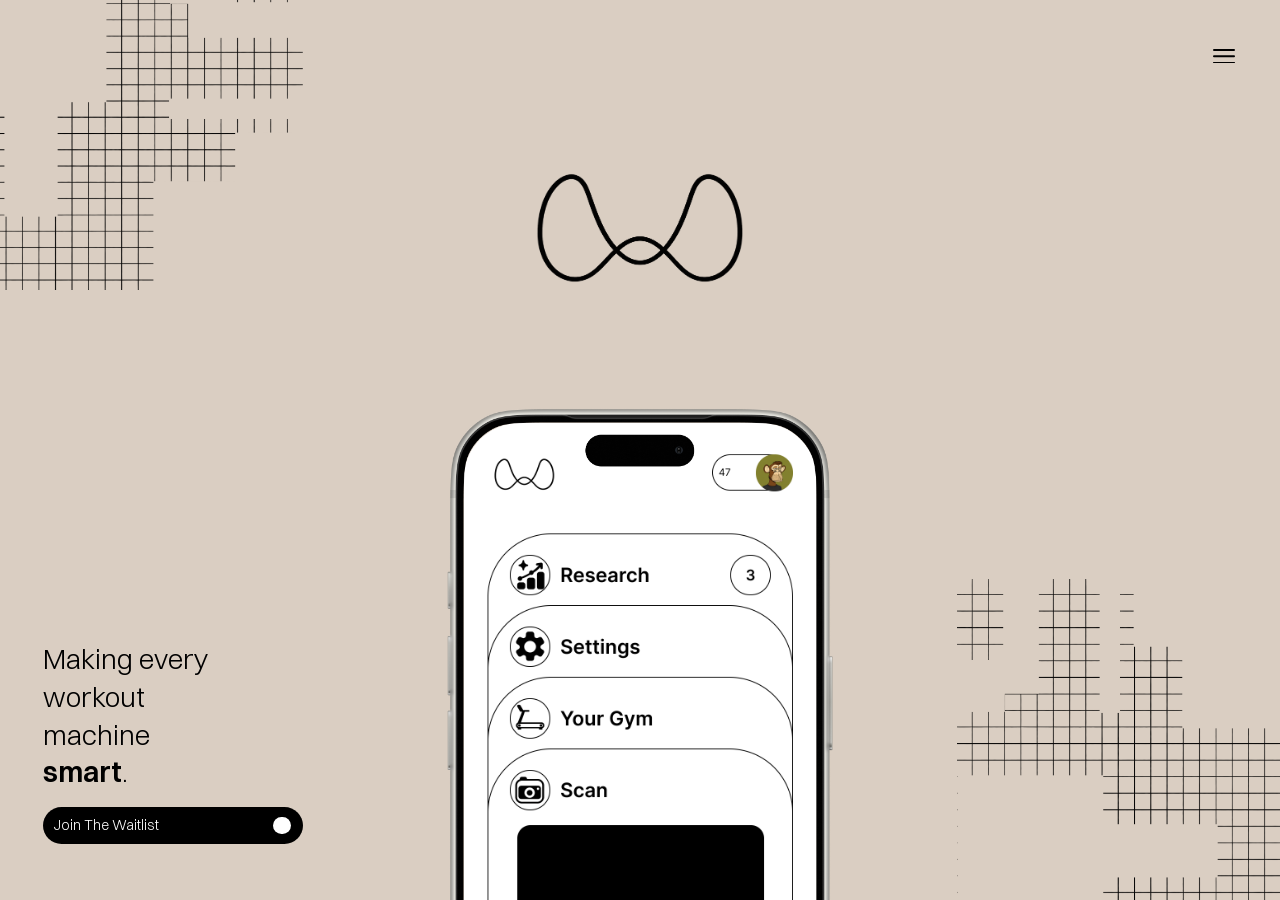
<file: index.html>
<!DOCTYPE html>
<html lang="en">
<head>
<meta charset="utf-8">
<meta name="viewport" content="width=device-width, initial-scale=1, viewport-fit=cover">
<title>GymAI — Making every workout machine smart.</title>
<meta name="description" content="GymAI is making every workout machine smart. Join the waitlist.">
<meta name="theme-color" content="#dacec2">

<meta property="og:title" content="GymAI">
<meta property="og:description" content="Making every workout machine smart.">
<meta property="og:type" content="website">

<link rel="icon" href="Assets/gymai_logo_transparent_v02_8.17.2026.PNG">
<link rel="preload" href="Fonts/Switzer-Light.ttf" as="font" type="font/ttf" crossorigin>
<link rel="preload" href="Fonts/Switzer-Semibold.ttf" as="font" type="font/ttf" crossorigin>
<link rel="stylesheet" href="styles.css">
</head>
<body>

  <main class="stage">

    <!-- Corner grid motifs. Bottom layer, so on mobile the phone tucks in front
         of the bottom-right one rather than being drawn over. Top-left is the
         same asset rotated 90deg clockwise. -->
    <img class="squares squares-tl" src="Assets/squares.png" alt="" aria-hidden="true">
    <img class="squares squares-br" src="Assets/squares.png" alt="" aria-hidden="true">

    <!-- Logo — desktop: 288px @ y119, centered · mobile: 204px @ y102, centered -->
    <img class="logo"
         src="Assets/gymai_logo_transparent_v02_8.17.2026.PNG"
         alt="GymAI">

    <!-- Phone mockup. The PNG has a transparent screen aperture; .phone-screen sits
         behind it and is where the product video goes. -->
    <div class="phone">
      <div class="phone-screen">
        <!-- App homescreen. The source is 1720x3728 (0.4614) against a 0.4600
             aperture, so `cover` fills it with a sub-pixel crop at any size. -->
        <img class="phone-shot"
             src="Assets/GymAI%20Homescreen%20v2.png"
             alt="The GymAI app homescreen: Research, Settings, Your Gym and Scan.">

        <!-- PRODUCT VIDEO — drop the file in Assets/, uncomment, and delete the
             .phone-shot image above.
        <video class="phone-video"
               autoplay muted loop playsinline
               preload="metadata"
               poster="Assets/product-poster.jpg">
          <source src="Assets/product.webm" type="video/webm">
          <source src="Assets/product.mp4"  type="video/mp4">
        </video>
        -->
      </div>
      <img class="phone-frame"
           src="Assets/iPhone%2017%20Pro%20Silver%20(2).png"
           alt=""
           aria-hidden="true">
    </div>

    <!-- Copy + CTA. Desktop: bottom-left, 32px. Mobile: tagline centered under the
         logo at 16px, CTA pinned to the bottom-left. -->
    <p class="tagline">Making every workout machine <strong>smart</strong>.</p>

    <a class="cta" href="waitlist.html">
      <span class="cta-label">Join The Waitlist</span>
      <span class="cta-dot" aria-hidden="true"></span>
    </a>

  </main>

  <script src="nav.js"></script>

</body>
</html>
</file>
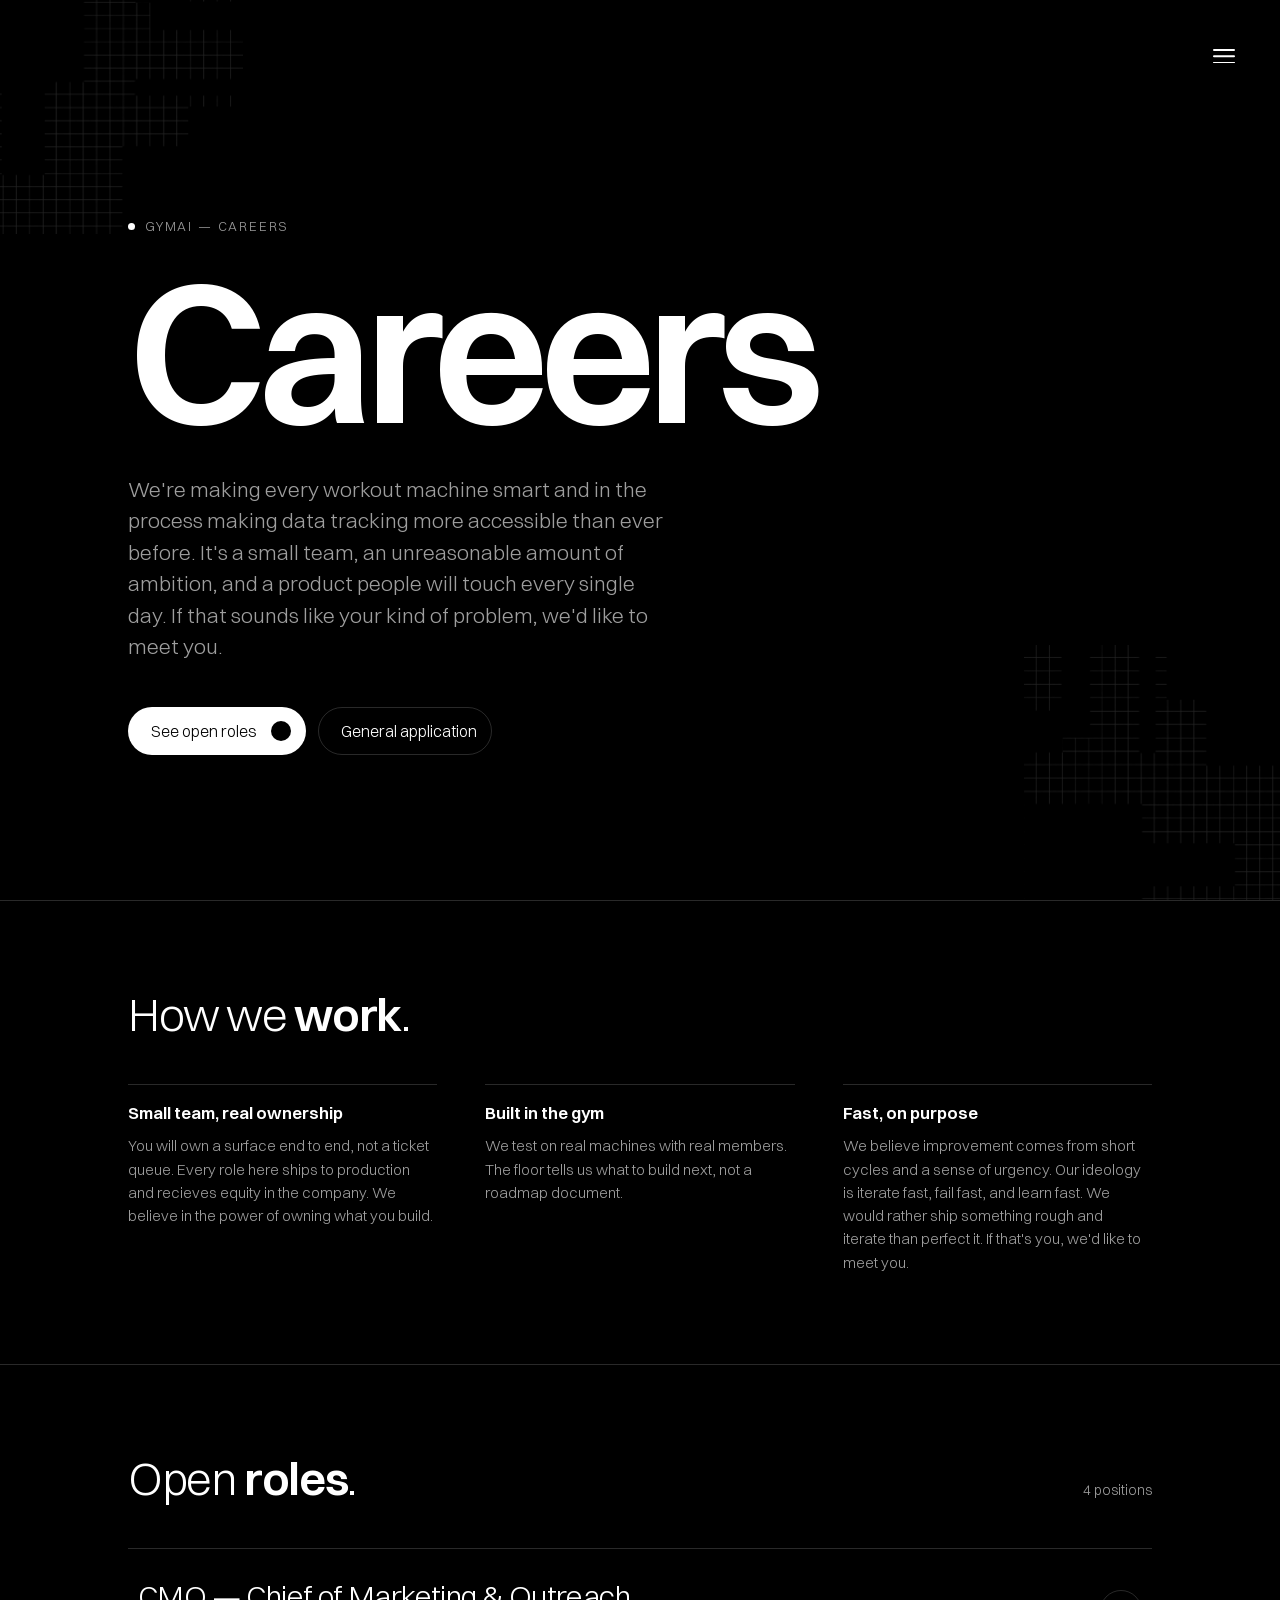
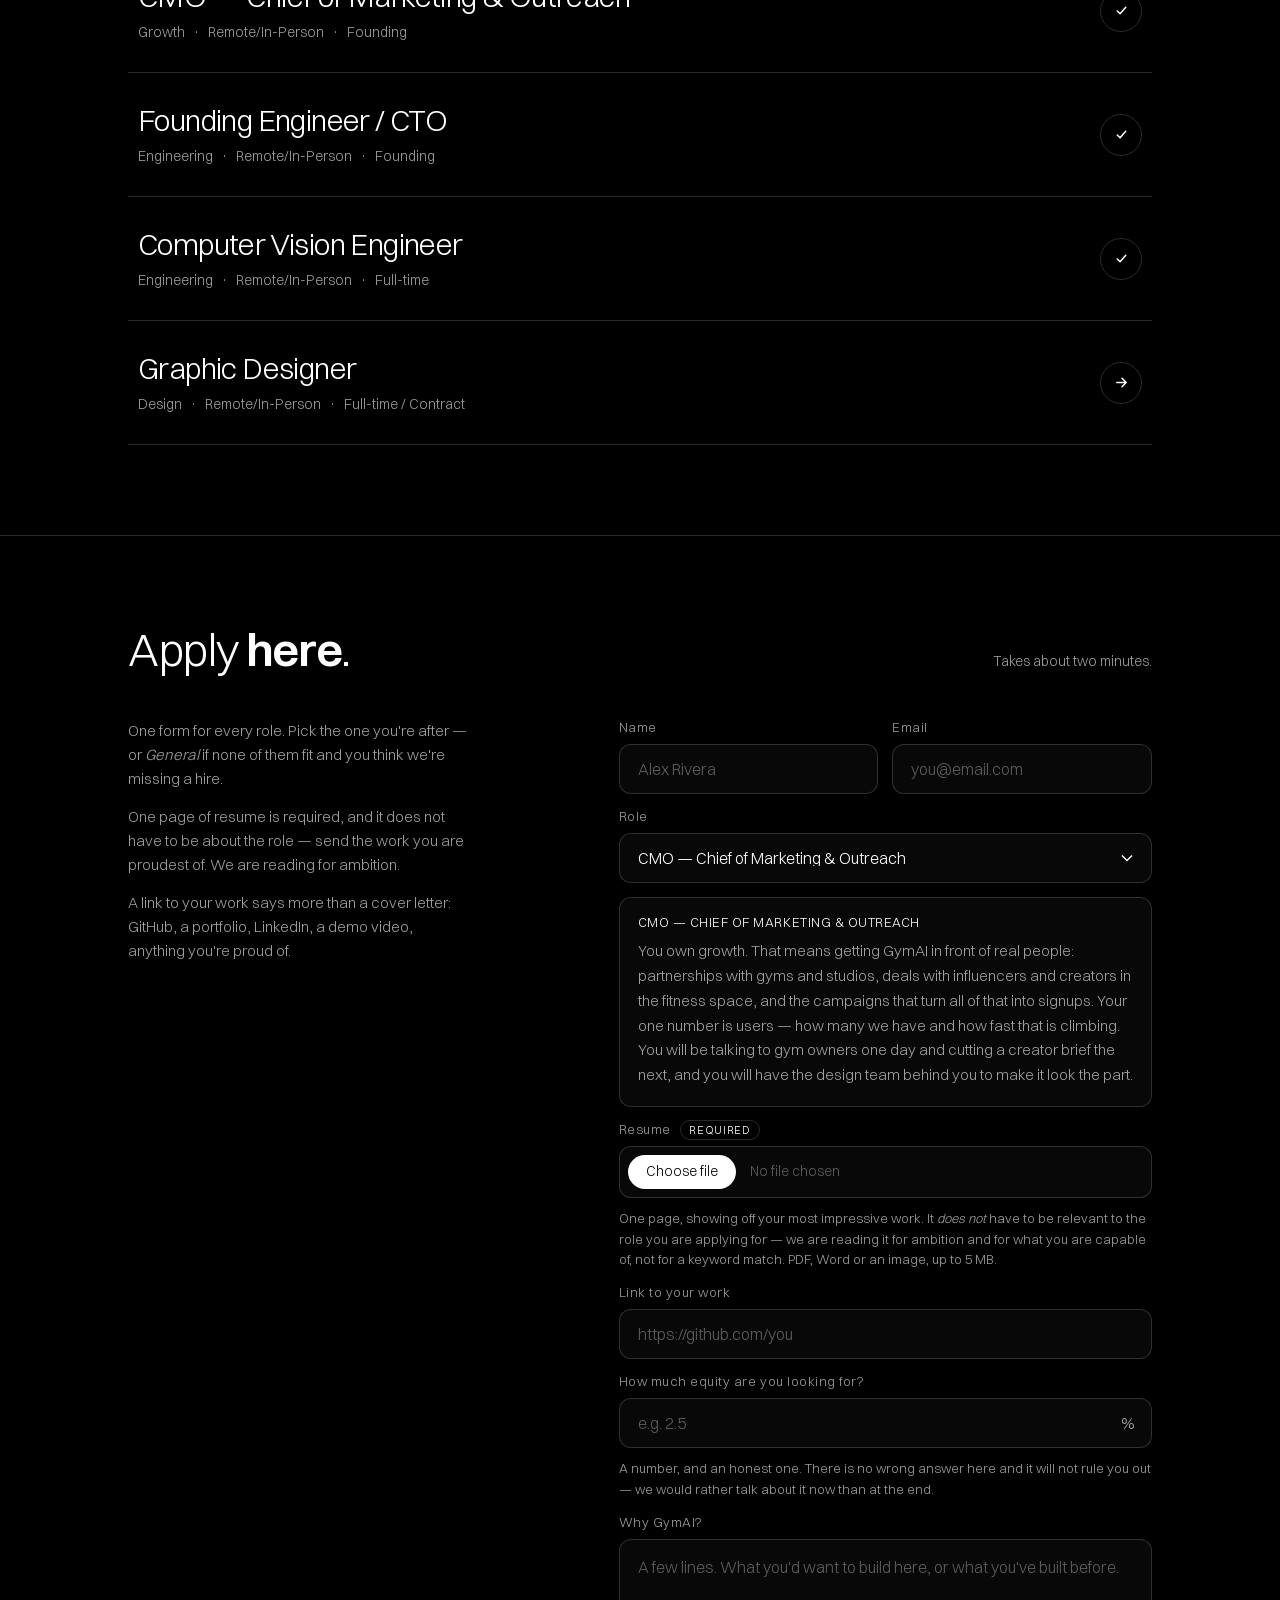
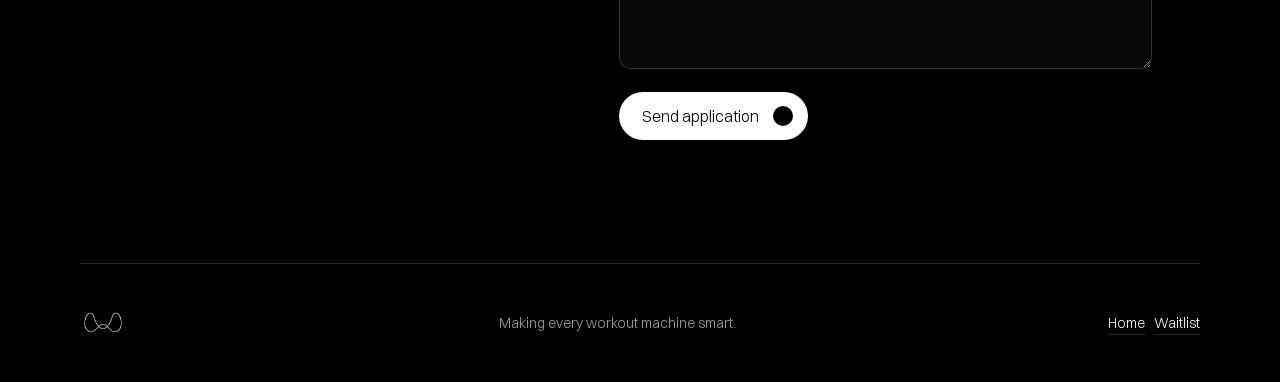
<file: careers.html>
<!DOCTYPE html>
<html lang="en">
<head>
<meta charset="utf-8">
<meta name="viewport" content="width=device-width, initial-scale=1, viewport-fit=cover">
<title>GymAI — Careers</title>
<meta name="description" content="Open roles at GymAI. We're making every workout machine smart — come build it with us.">
<meta name="theme-color" content="#000000">

<meta property="og:title" content="GymAI — Careers">
<meta property="og:description" content="Open roles at GymAI. Making every workout machine smart.">
<meta property="og:type" content="website">

<link rel="icon" href="Assets/gymai_logo_transparent_v02_8.17.2026.PNG">
<link rel="preload" href="Fonts/Switzer-Light.ttf" as="font" type="font/ttf" crossorigin>
<link rel="preload" href="Fonts/Switzer-Semibold.ttf" as="font" type="font/ttf" crossorigin>
<link rel="stylesheet" href="styles.css">
</head>
<body class="careers">

  <!-- ======================================================================
       HERO — the whole viewport, black, one word.
       ====================================================================== -->
  <header class="c-hero">

    <img class="squares squares-tl" src="Assets/squares.png" alt="" aria-hidden="true">
    <img class="squares squares-br" src="Assets/squares.png" alt="" aria-hidden="true">

    <div class="c-wrap c-hero-inner">
      <p class="c-eyebrow">GymAI — Careers</p>

      <h1 class="c-title">Careers</h1>

      <p class="c-lede">
        We're making every workout machine smart and in the process making data tracking more accessible than ever before. It's a small team, an
        unreasonable amount of ambition, and a product people will touch every
        single day. If that sounds like your kind of problem, we'd like to
        meet you.
      </p>

      <div class="c-hero-actions">
        <a class="c-pill c-pill-solid" href="#roles">
          <span>See open roles</span>
          <span class="cta-dot" aria-hidden="true"></span>
        </a>
        <a class="c-pill c-pill-ghost" href="#apply">General application</a>
      </div>
    </div>

  </header>

  <main>

    <!-- ====================================================================
         HOW WE WORK
         ==================================================================== -->
    <section class="c-section">
      <div class="c-wrap">

        <div class="c-section-head">
          <h2 class="c-section-title">How we <strong>work</strong>.</h2>
        </div>

        <div class="c-grid">
          <div>
            <h3 class="c-card-title">Small team, real ownership</h3>
            <p class="c-card-body">
              You will own a surface end to end, not a ticket queue. Every role
              here ships to production and recieves equity in the company. We believe
              in the power of owning what you build.
            </p>
          </div>
          <div>
            <h3 class="c-card-title">Built in the gym</h3>
            <p class="c-card-body">
              We test on real machines with real members. The floor tells us
              what to build next, not a roadmap document.
            </p>
          </div>
          <div>
            <h3 class="c-card-title">Fast, on purpose</h3>
            <p class="c-card-body">
              We believe improvement comes from short cycles and a sense of urgency.
              Our ideology is iterate fast, fail fast, and learn fast. We would rather ship
              something rough and iterate than perfect it. If that's you, we'd like to meet you.
            </p>
          </div>
        </div>

      </div>
    </section>

    <!-- ====================================================================
         OPEN ROLES — rendered from GYMAI_CAREERS_ROLES in config.js.
         ==================================================================== -->
    <section class="c-section" id="roles">
      <div class="c-wrap">

        <div class="c-section-head">
          <h2 class="c-section-title">Open <strong>roles</strong>.</h2>
          <p class="c-section-note" id="roles-count"></p>
        </div>

        <ol class="role-list" id="role-list" hidden></ol>

        <p class="roles-empty" id="roles-empty" hidden>
          No roles are posted right now — but we're always early enough that the
          right person creates their own. Tell us what you'd build
          <a href="#apply">below</a>.
        </p>

      </div>
    </section>

    <!-- ====================================================================
         APPLY — one of two things, decided by config.js:
           · a Google Form, embedded, if GYMAI_CAREERS_FORM_EMBED is set
           · otherwise our own form, posting to the Google Sheet endpoint
         ==================================================================== -->
    <section class="c-section" id="apply">
      <div class="c-wrap">

        <div class="c-section-head">
          <h2 class="c-section-title">Apply <strong>here</strong>.</h2>
          <p class="c-section-note">Takes about two minutes.</p>
        </div>

        <div class="c-apply-layout">

          <aside class="c-apply-aside">
            <p>
              One form for every role. Pick the one you're after — or
              <em>General</em> if none of them fit and you think we're missing a
              hire.
            </p>
            <p>
              One page of resume is required, and it does not have to be about
              the role — send the work you are proudest of. We are reading for
              ambition.
            </p>
            <p>
              A link to your work says more than a cover letter: GitHub, a
              portfolio, LinkedIn, a demo video, anything you're proud of.
            </p>
            <p id="apply-contact"></p>
          </aside>

          <div>
            <!-- Google Form goes here when one is configured. -->
            <div class="c-embed" id="apply-embed" hidden></div>

            <!-- novalidate: browser bubbles are suppressed so every message
                 lands in the one .c-status line. -->
            <form class="c-form" id="apply-form" novalidate hidden>

              <!-- Bot trap: off-screen, never focusable, discarded server-side
                   if it comes back filled. -->
              <input class="hp" type="text" name="company" tabindex="-1" autocomplete="off" aria-hidden="true">

              <div>
                <label class="c-label" for="name">Name</label>
                <input class="c-input" id="name" name="name" type="text"
                       autocomplete="name" placeholder="Alex Rivera" required>
              </div>

              <div>
                <label class="c-label" for="email">Email</label>
                <input class="c-input" id="email" name="email" type="email"
                       inputmode="email" autocomplete="email" autocapitalize="off"
                       spellcheck="false" placeholder="you@email.com" required>
              </div>

              <div class="c-field-row">
                <label class="c-label" for="role">Role</label>
                <select class="c-select" id="role" name="role"></select>
              </div>

              <!-- The description of whatever is selected above. Swapped out on
                   every change, with a rainbow sweep across the outline so the
                   switch is impossible to miss. -->
              <div class="c-field-row">
                <div class="role-desc" id="role-desc" aria-live="polite" hidden>
                  <span class="role-desc-sweep" aria-hidden="true"></span>
                  <p class="role-desc-title" id="role-desc-title"></p>
                  <p class="role-desc-body" id="role-desc-body"></p>
                </div>
              </div>

              <div class="c-field-row">
                <label class="c-label" for="resume">Resume <span class="c-req">required</span></label>

                <input class="c-file-input" id="resume" name="resume" type="file"
                       accept=".pdf,.doc,.docx,.png,.jpg,.jpeg,application/pdf" required>

                <label class="c-file" for="resume">
                  <span class="c-file-btn">Choose file</span>
                  <span class="c-file-name" id="resume-name">No file chosen</span>
                </label>

                <p class="c-help">
                  One page, showing off your most impressive work. It
                  <em>does not</em> have to be relevant to the role you are
                  applying for — we are reading it for ambition and for what you
                  are capable of, not for a keyword match. PDF, Word or an
                  image, up to 5&nbsp;MB.
                </p>
              </div>

              <div class="c-field-row">
                <label class="c-label" for="link">Link to your work</label>
                <input class="c-input" id="link" name="link" type="url"
                       inputmode="url" autocapitalize="off" spellcheck="false"
                       placeholder="https://github.com/you">
              </div>

              <div class="c-field-row">
                <label class="c-label" for="equity">How much equity are you looking for?</label>
                <div class="c-suffix-field">
                  <input class="c-input" id="equity" name="equity" type="number"
                         inputmode="decimal" min="0" max="100" step="any"
                         autocomplete="off" placeholder="e.g. 2.5">
                  <span class="c-suffix" aria-hidden="true">%</span>
                </div>
                <p class="c-help">
                  A number, and an honest one. There is no wrong answer here and
                  it will not rule you out — we would rather talk about it now
                  than at the end.
                </p>
              </div>

              <div class="c-field-row">
                <label class="c-label" for="note">Why GymAI?</label>
                <textarea class="c-textarea" id="note" name="note"
                          placeholder="A few lines. What you'd want to build here, or what you've built before."></textarea>
              </div>

              <div class="c-actions">
                <button class="c-pill c-pill-solid" id="apply-submit" type="submit">
                  <span id="apply-submit-label">Send application</span>
                  <span class="cta-dot" aria-hidden="true"></span>
                </button>
              </div>

              <!-- aria-live so screen readers hear results as they arrive. -->
              <p class="c-status" id="apply-status" role="status" aria-live="polite"></p>
            </form>

            <!-- Swapped in for the form once a submission lands. -->
            <div id="apply-done" hidden>
              <div class="tick" aria-hidden="true" style="margin-left:0">
                <svg viewBox="0 0 24 24" fill="none" stroke="currentColor" stroke-width="3"
                     stroke-linecap="round" stroke-linejoin="round">
                  <path d="M5 12.5l4.5 4.5L19 6.5"></path>
                </svg>
              </div>
              <h3 class="c-section-title" style="font-size:clamp(24px,3.4vw,34px)">
                <strong>Got it.</strong>
              </h3>
              <p class="c-lede" style="margin-top:12px">
                Your application is in. We read every one, and you'll hear back
                from a person — not an autoresponder.
              </p>
            </div>
          </div>

        </div>

      </div>
    </section>

    <footer class="c-wrap c-foot">
      <img class="c-foot-logo" src="Assets/gymai_logo_transparent_v02_8.17.2026.PNG" alt="GymAI">
      <span>Making every workout machine smart.</span>
      <span><a href="index.html">Home</a> &nbsp; <a href="waitlist.html">Waitlist</a></span>
    </footer>

  </main>

  <script src="config.js"></script>
  <script src="nav.js"></script>
  <script>
  (function () {
    "use strict";

    var ROLES = window.GYMAI_CAREERS_ROLES || [];
    var ENDPOINT = (window.GYMAI_CAREERS_ENDPOINT || "").trim();
    var EMBED = (window.GYMAI_CAREERS_FORM_EMBED || "").trim();
    var CONTACT = (window.GYMAI_CAREERS_EMAIL || "").trim();

    /* ------------------------------------------------------------------
       Open roles
       ------------------------------------------------------------------ */

    var list = document.getElementById("role-list");
    var empty = document.getElementById("roles-empty");
    var count = document.getElementById("roles-count");

    // Anything the page prints came from config.js, but it is still text being
    // turned into markup — escape it so a stray & or < cannot break the row.
    function esc(value) {
      return String(value == null ? "" : value)
        .replace(/&/g, "&amp;")
        .replace(/</g, "&lt;")
        .replace(/>/g, "&gt;")
        .replace(/"/g, "&quot;");
    }

    var ARROW =
      '<span class="role-arrow" aria-hidden="true">' +
        '<svg viewBox="0 0 16 16" fill="none" stroke="currentColor" stroke-width="1.6" ' +
             'stroke-linecap="round" stroke-linejoin="round">' +
          '<path d="M3 8h10M8.5 3.5L13 8l-4.5 4.5"/>' +
        "</svg>" +
      "</span>";

    var CHECK =
      '<span class="role-arrow" aria-hidden="true">' +
        '<svg viewBox="0 0 16 16" fill="none" stroke="currentColor" stroke-width="1.6" ' +
             'stroke-linecap="round" stroke-linejoin="round">' +
          '<path d="M3.5 8.5l3 3 6-7"/>' +
        "</svg>" +
      "</span>";

    if (ROLES.length) {
      list.innerHTML = ROLES.map(function (role) {
        // A role with its own link (Ashby, Notion, a Google Form, a mailto)
        // goes there; one without falls through to the form on this page.
        var href = (role.link || "").trim();
        var external = /^https?:/i.test(href);
        var target = external ? ' target="_blank" rel="noopener"' : "";
        // No link of its own: fall through to the form on this page, carrying
        // the title so the Role dropdown can be set to it on the way down.
        var carry = href ? "" : ' data-role="' + esc(role.title) + '"';
        if (!href) href = "#apply";

        var meta = [role.team, role.location, role.type]
          .filter(Boolean)
          .map(function (bit) { return "<span>" + esc(bit) + "</span>"; })
          .join("");

        return (
          '<li class="role">' +
            '<a class="role-link" href="' + esc(href) + '"' + target + carry + ">" +
              "<div>" +
                '<h3 class="role-title">' + esc(role.title) + "</h3>" +
                (meta ? '<p class="role-meta">' + meta + "</p>" : "") +
              "</div>" +
              (role.filled ? CHECK : ARROW) +
            "</a>" +
          "</li>"
        );
      }).join("");

      list.hidden = false;
      count.textContent = ROLES.length + (ROLES.length === 1 ? " position" : " positions");
    } else {
      empty.hidden = false;
    }

    /* ------------------------------------------------------------------
       Apply — a Google Form if one is configured, otherwise our own.
       ------------------------------------------------------------------ */

    var embed = document.getElementById("apply-embed");
    var form = document.getElementById("apply-form");
    var done = document.getElementById("apply-done");
    var status = document.getElementById("apply-status");
    var button = document.getElementById("apply-submit");
    var label = document.getElementById("apply-submit-label");
    var select = document.getElementById("role");

    var desc = document.getElementById("role-desc");
    var descTitle = document.getElementById("role-desc-title");
    var descBody = document.getElementById("role-desc-body");
    var resume = document.getElementById("resume");
    var resumeName = document.getElementById("resume-name");

    if (CONTACT) {
      document.getElementById("apply-contact").innerHTML =
        'Prefer email? <a href="mailto:' + esc(CONTACT) + '">' + esc(CONTACT) + "</a>.";
    }

    if (EMBED) {
      // Google's own share URL ends in /viewform; ?embedded=true drops its
      // outer chrome so only the form itself renders.
      var src = EMBED.indexOf("embedded=true") === -1
        ? EMBED + (EMBED.indexOf("?") === -1 ? "?" : "&") + "embedded=true"
        : EMBED;

      embed.innerHTML =
        '<iframe src="' + esc(src) + '" title="GymAI application form" ' +
                'loading="lazy">Loading…</iframe>';
      embed.hidden = false;
      return;
    }

    form.hidden = false;

    // Role options mirror the posted roles, so the sheet column matches the
    // listings without anyone maintaining two lists.
    var GENERAL = "General / future openings";
    var GENERAL_BLURB =
      "None of the roles above quite fit, but you think we are missing a hire " +
      "— and that hire is you. Tell us what you would own and why it matters " +
      "more than anything on the list.";

    var options = ROLES.map(function (role) { return String(role.title); });
    options.push(GENERAL);
    select.innerHTML = options.map(function (title) {
      return '<option value="' + esc(title) + '">' + esc(title) + "</option>";
    }).join("");

    // Title -> description, so a change on the dropdown is a single lookup.
    var BLURBS = {};
    ROLES.forEach(function (role) {
      if (role.blurb) BLURBS[String(role.title)] = String(role.blurb);
    });
    BLURBS[GENERAL] = GENERAL_BLURB;

    /* The description box. `animate` is false for the very first paint — the
       rainbow marks a *change*, so firing it on page load would be noise. */
    function showRole(animate) {
      var title = select.value;
      var text = BLURBS[title] || "";

      if (!text) {
        desc.hidden = true;
        return;
      }

      descTitle.textContent = title;
      descBody.textContent = text;
      desc.hidden = false;

      if (!animate) return;

      // Restarting a running animation needs the class gone and the element
      // reflowed before it goes back on, or the browser keeps the old run.
      desc.classList.remove("is-switching");
      void desc.offsetWidth;
      desc.classList.add("is-switching");
    }

    // Only the sweep ends the switch — the text fade is shorter, and matching
    // on it too would cut the rainbow off halfway.
    desc.addEventListener("animationend", function (event) {
      if (event.animationName === "role-desc-sweep") {
        desc.classList.remove("is-switching");
      }
    });

    select.addEventListener("change", function () { showRole(true); });
    showRole(false);

    // A role row with no link of its own scrolls down to this form — set the
    // dropdown to it on the way, so nobody has to pick it twice.
    list.addEventListener("click", function (event) {
      var link = event.target.closest("[data-role]");
      if (!link) return;

      var wanted = link.getAttribute("data-role");
      for (var i = 0; i < select.options.length; i++) {
        if (select.options[i].value === wanted) {
          if (select.selectedIndex !== i) {
            select.selectedIndex = i;
            showRole(true);
          }
          return;
        }
      }
    });

    /* ------------------------------------------------------------------
       Resume

       Apps Script cannot read a multipart upload from a no-preflight POST,
       so the file rides along as base64 in the same form body and is turned
       back into a Drive file on the other side. 5MB of file is ~6.8MB of
       base64, comfortably inside the POST limit.
       ------------------------------------------------------------------ */

    var MAX_BYTES = 5 * 1024 * 1024;

    function prettySize(bytes) {
      return bytes < 1024 * 1024
        ? Math.max(1, Math.round(bytes / 1024)) + " KB"
        : (bytes / (1024 * 1024)).toFixed(1) + " MB";
    }

    resume.addEventListener("change", function () {
      var file = resume.files && resume.files[0];

      if (!file) {
        resumeName.textContent = "No file chosen";
        resumeName.removeAttribute("data-has-file");
        return;
      }

      if (file.size > MAX_BYTES) {
        resume.value = "";
        resumeName.textContent = "No file chosen";
        resumeName.removeAttribute("data-has-file");
        say("That file is " + prettySize(file.size) + " — 5 MB is the limit.", "error");
        return;
      }

      resumeName.textContent = file.name + " · " + prettySize(file.size);
      resumeName.setAttribute("data-has-file", "");
      say("");
    });

    // FileReader gives back a data: URL; the sheet only wants what follows
    // the comma.
    function readBase64(file) {
      return new Promise(function (resolve, reject) {
        var reader = new FileReader();
        reader.onload = function () {
          var result = String(reader.result || "");
          resolve(result.slice(result.indexOf(",") + 1));
        };
        reader.onerror = function () { reject(new Error("read failed")); };
        reader.readAsDataURL(file);
      });
    }

    function say(message, state) {
      status.textContent = message;
      if (state) {
        status.setAttribute("data-state", state);
      } else {
        status.removeAttribute("data-state");
      }
    }

    function busy(isBusy) {
      button.disabled = isBusy;
      label.textContent = isBusy ? "Sending" : "Send application";
    }

    // Deliberately loose — the only job is catching a missing @ before a round
    // trip. Real validation is us replying to the address.
    function looksLikeEmail(value) {
      return /^[^\s@]+@[^\s@]+\.[^\s@]{2,}$/.test(value);
    }

    form.addEventListener("submit", function (event) {
      event.preventDefault();

      var fields = form.elements;
      var name = fields.namedItem("name").value.trim();
      var email = fields.namedItem("email").value.trim();
      var link = fields.namedItem("link").value.trim();

      if (!name) {
        say("What should we call you?", "error");
        fields.namedItem("name").focus();
        return;
      }

      if (!looksLikeEmail(email)) {
        say("That email doesn't look right — mind checking it?", "error");
        fields.namedItem("email").focus();
        return;
      }

      var file = resume.files && resume.files[0];

      if (!file) {
        say("A resume is required — one page of your most impressive work.", "error");
        resume.focus();
        return;
      }

      if (file.size > MAX_BYTES) {
        say("That file is " + prettySize(file.size) + " — 5 MB is the limit.", "error");
        return;
      }

      if (!ENDPOINT) {
        say("Applications aren't connected yet. Add your endpoint to config.js.", "error");
        return;
      }

      busy(true);
      say("Attaching your resume…");

      readBase64(file).then(function (base64) {
        say("");

        // URLSearchParams keeps this a "simple" request, so the browser sends it
        // without a CORS preflight — Apps Script cannot answer an OPTIONS call.
        var body = new URLSearchParams({
          name: name,
          email: email,
          role: select.value,
          link: link,
          note: fields.namedItem("note").value.trim(),
          equity: fields.namedItem("equity").value.trim(),
          resumeName: file.name,
          resumeType: file.type || "application/octet-stream",
          resumeData: base64,
          company: fields.namedItem("company").value,
          source: "careers.html",
          ref: document.referrer || ""
        });

        return fetch(ENDPOINT, { method: "POST", body: body })
          .then(function (response) { return response.json(); })
          .then(function (data) {
            if (data && data.result === "success") {
              succeed();
            } else {
              throw new Error((data && data.message) || "Unexpected response");
            }
          })
          .catch(function () {
            // The response could not be read — usually a CORS quirk on the
            // redirect Apps Script issues, not a failure to save. Re-send in
            // opaque mode so the row is definitely written, then continue.
            return fetch(ENDPOINT, { method: "POST", mode: "no-cors", body: body })
              .then(succeed);
          });
      }).catch(function () {
        busy(false);
        say("Something went wrong on our end. Please try again.", "error");
      });

      function succeed() {
        form.hidden = true;
        done.hidden = false;
        done.setAttribute("tabindex", "-1");
        done.focus({ preventScroll: true });
      }
    });
  })();
  </script>

</body>
</html>
</file>
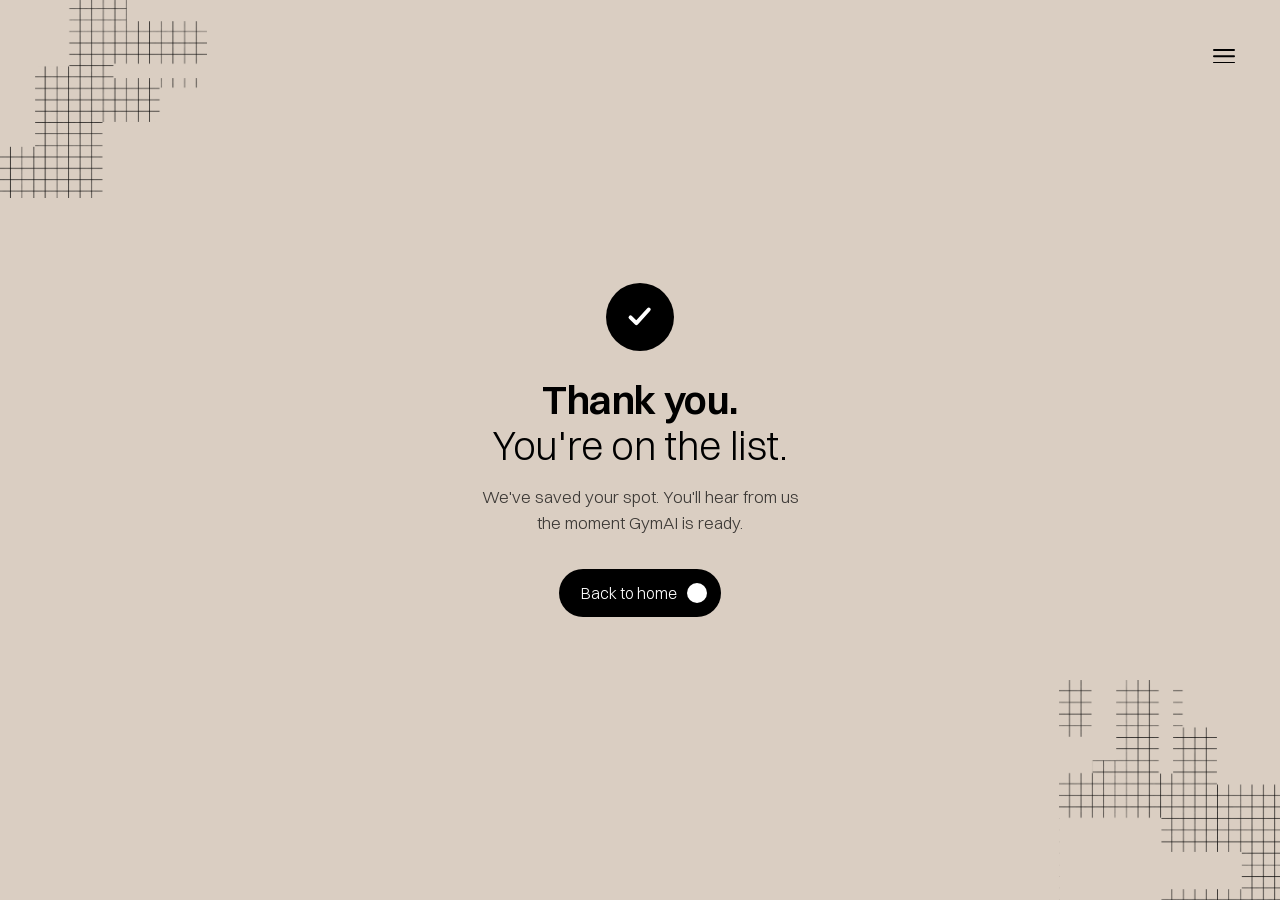
<file: thanks.html>
<!DOCTYPE html>
<html lang="en">
<head>
<meta charset="utf-8">
<meta name="viewport" content="width=device-width, initial-scale=1, viewport-fit=cover">
<title>GymAI — Thank you.</title>
<meta name="description" content="You're on the GymAI waitlist.">
<meta name="theme-color" content="#dacec2">
<meta name="robots" content="noindex">

<link rel="icon" href="Assets/gymai_logo_transparent_v02_8.17.2026.PNG">
<link rel="preload" href="Fonts/Switzer-Light.ttf" as="font" type="font/ttf" crossorigin>
<link rel="preload" href="Fonts/Switzer-Semibold.ttf" as="font" type="font/ttf" crossorigin>
<link rel="stylesheet" href="styles.css">
</head>
<body>

  <main class="page">

    <img class="squares squares-tl" src="Assets/squares.png" alt="" aria-hidden="true">
    <img class="squares squares-br" src="Assets/squares.png" alt="" aria-hidden="true">

    <div class="panel">

      <div class="tick" aria-hidden="true">
        <svg viewBox="0 0 24 24" fill="none" stroke="currentColor" stroke-width="3"
             stroke-linecap="round" stroke-linejoin="round">
          <path d="M5 12.5l4.5 4.5L19 6.5"></path>
        </svg>
      </div>

      <h1 class="panel-title"><strong>Thank you.</strong><br>You're on the list.</h1>

      <p class="panel-sub" id="sub">
        We've saved your spot. You'll hear from us the moment GymAI is ready.
      </p>

      <a class="back" href="index.html">
        Back to home
        <span class="cta-dot" aria-hidden="true"></span>
      </a>

    </div>

  </main>

  <script src="nav.js"></script>
  <script>
  (function () {
    "use strict";
    // If we arrived straight from the form, confirm the exact address back to
    // them — it is the cheapest way to catch a typo while they still care.
    try {
      var email = sessionStorage.getItem("gymai-waitlist-email");
      if (email) {
        document.getElementById("sub").textContent =
          "We've saved your spot for " + email + ". You'll hear from us the moment GymAI is ready.";
        sessionStorage.removeItem("gymai-waitlist-email");
      }
    } catch (e) {}
  })();
  </script>

</body>
</html>
</file>
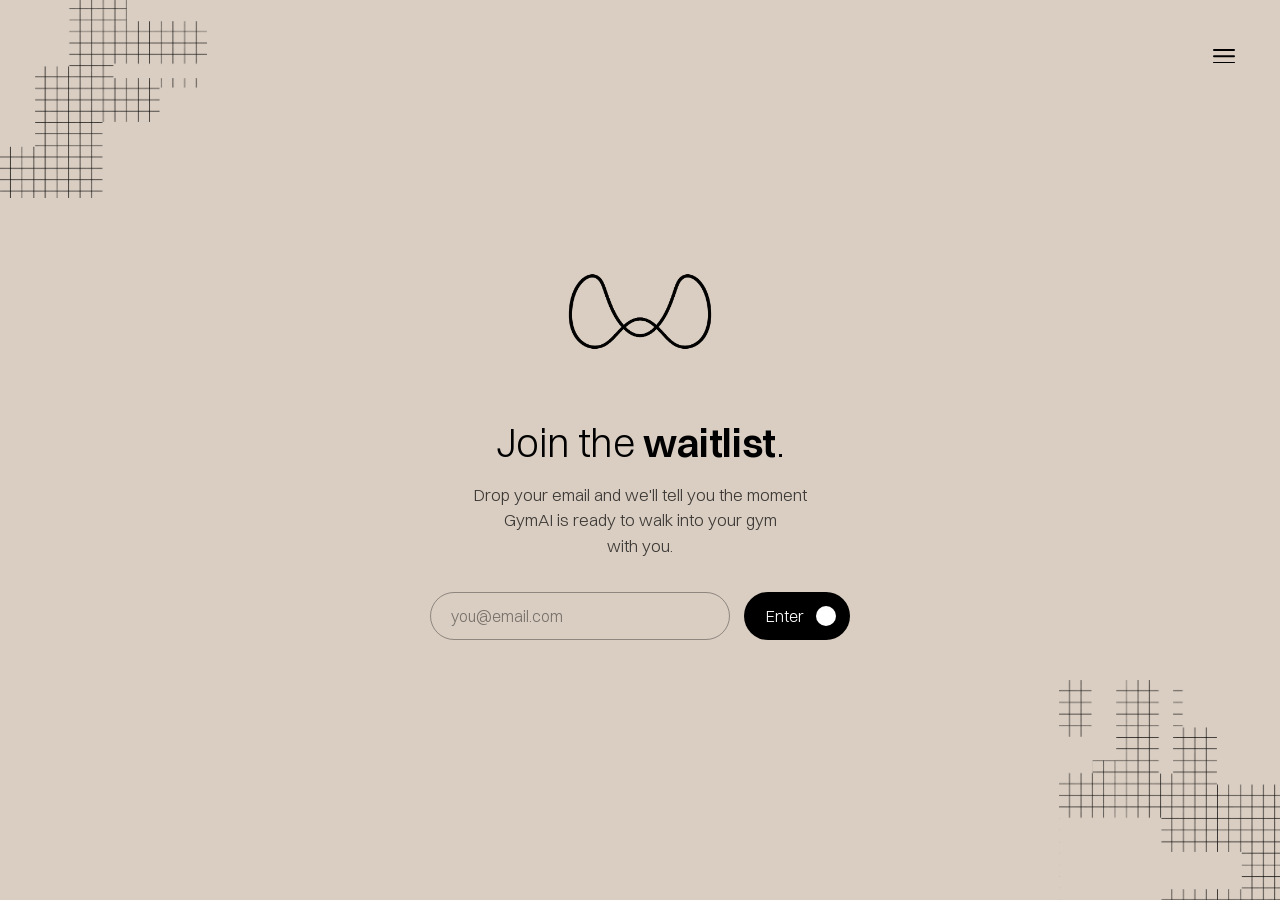
<file: waitlist.html>
<!DOCTYPE html>
<html lang="en">
<head>
<meta charset="utf-8">
<meta name="viewport" content="width=device-width, initial-scale=1, viewport-fit=cover">
<title>GymAI — Join the waitlist.</title>
<meta name="description" content="Join the GymAI waitlist and be first to know when every workout machine gets smart.">
<meta name="theme-color" content="#dacec2">
<meta name="robots" content="noindex">

<meta property="og:title" content="GymAI — Join the waitlist.">
<meta property="og:description" content="Making every workout machine smart.">
<meta property="og:type" content="website">

<link rel="icon" href="Assets/gymai_logo_transparent_v02_8.17.2026.PNG">
<link rel="preload" href="Fonts/Switzer-Light.ttf" as="font" type="font/ttf" crossorigin>
<link rel="preload" href="Fonts/Switzer-Semibold.ttf" as="font" type="font/ttf" crossorigin>
<link rel="stylesheet" href="styles.css">
</head>
<body>

  <main class="page">

    <img class="squares squares-tl" src="Assets/squares.png" alt="" aria-hidden="true">
    <img class="squares squares-br" src="Assets/squares.png" alt="" aria-hidden="true">

    <div class="panel">

      <a href="index.html" aria-label="Back to the GymAI home page">
        <img class="panel-logo"
             src="Assets/gymai_logo_transparent_v02_8.17.2026.PNG"
             alt="GymAI">
      </a>

      <h1 class="panel-title">Join the <strong>waitlist</strong>.</h1>

      <p class="panel-sub">
        Drop your email and we'll tell you the moment GymAI is ready to
        walk into your gym with you.
      </p>

      <!-- novalidate: the browser's own bubble is suppressed so the .status
           line below carries every message in one consistent place. -->
      <form class="form" id="waitlist-form" novalidate>

        <!-- Bot trap: hidden from people, irresistible to naive scrapers. A
             filled value is discarded silently on the server. -->
        <input class="hp" type="text" name="company" tabindex="-1" autocomplete="off" aria-hidden="true">

        <label class="hp" for="email">Email address</label>
        <input class="field"
               id="email"
               name="email"
               type="email"
               inputmode="email"
               autocomplete="email"
               autocapitalize="off"
               spellcheck="false"
               placeholder="you@email.com"
               required>

        <button class="submit" id="submit" type="submit">
          <span id="submit-label">Enter</span>
          <span class="cta-dot" aria-hidden="true"></span>
        </button>

        <!-- aria-live so screen readers announce results as they arrive. -->
        <p class="status" id="status" role="status" aria-live="polite"></p>
      </form>

    </div>

  </main>

  <script src="nav.js"></script>
  <script src="config.js"></script>
  <script>
  (function () {
    "use strict";

    var ENDPOINT = (window.GYMAI_WAITLIST_ENDPOINT || "").trim();

    var form = document.getElementById("waitlist-form");
    var email = document.getElementById("email");
    var button = document.getElementById("submit");
    var label = document.getElementById("submit-label");
    var status = document.getElementById("status");

    function say(message, state) {
      status.textContent = message;
      if (state) {
        status.setAttribute("data-state", state);
      } else {
        status.removeAttribute("data-state");
      }
    }

    function busy(isBusy) {
      button.disabled = isBusy;
      label.textContent = isBusy ? "Sending" : "Enter";
    }

    // Deliberately loose. Real validation is the confirmation email; the only
    // job here is to catch typos like a missing @ before a round trip.
    function looksLikeEmail(value) {
      return /^[^\s@]+@[^\s@]+\.[^\s@]{2,}$/.test(value);
    }

    form.addEventListener("submit", function (event) {
      event.preventDefault();

      var value = email.value.trim();

      if (!looksLikeEmail(value)) {
        say("That email doesn't look right — mind checking it?", "error");
        email.focus();
        return;
      }

      if (!ENDPOINT) {
        say("Sign-ups aren't connected yet. Add your Google Sheet URL to config.js.", "error");
        return;
      }

      busy(true);
      say("");

      // URLSearchParams keeps this a "simple" request, so the browser sends it
      // without a CORS preflight — Apps Script cannot answer an OPTIONS call.
      var body = new URLSearchParams({
        email: value,
        company: form.company.value,
        source: "waitlist.html",
        ref: document.referrer || ""
      });

      fetch(ENDPOINT, { method: "POST", body: body })
        .then(function (response) { return response.json(); })
        .then(function (data) {
          if (data && data.result === "success") {
            done();
          } else {
            throw new Error((data && data.message) || "Unexpected response");
          }
        })
        .catch(function () {
          // The response could not be read — usually a CORS quirk on the
          // redirect Apps Script issues, not a failure to save. Re-send in
          // opaque mode so the row is definitely written, then continue.
          return fetch(ENDPOINT, { method: "POST", mode: "no-cors", body: body })
            .then(done)
            .catch(function () {
              busy(false);
              say("Something went wrong on our end. Please try again.", "error");
            });
        });

      function done() {
        // Survives the redirect so the thank-you page can greet them by name.
        try { sessionStorage.setItem("gymai-waitlist-email", value); } catch (e) {}
        window.location.href = "thanks.html";
      }
    });
  })();
  </script>

</body>
</html>
</file>
<file: styles.css>
/* ==========================================================================
   GymAI — landing page
   Built 1:1 from the Figma frames:
     desktop  "Desktop - 1"          1440 x 1024   (node 3:6)
     mobile   "iPhone 14 & 15 Pro"    393 x  852   (node 4:107)

   Layout model
   ------------
   Every measurement below is the literal Figma pixel value multiplied by a
   single scale unit `--s`, so the composition keeps its exact proportions at
   any viewport size instead of reflowing.

     desktop  --s = min(100svh/1024, 100vw/1000)
     mobile   --s = min(100vw/393,   100svh/700)

   On desktop the scale is height-driven (the width term only engages below
   ~1000px), which is what keeps the phone occupying the same percentage of
   the screen as it does in the design — 89.5% of viewport height, top edge
   at 44.9%. On mobile it is width-driven, holding the phone at 90.6% of
   viewport width, and only shrinks on unusually short viewports.

   Elements are anchored the way the design reads: logo and phone to the top,
   copy and CTA to the bottom-left, so nothing collides as the window changes.
   ========================================================================== */

@font-face {
  font-family: "Switzer";
  src: url("Fonts/Switzer-Light.ttf") format("truetype");
  font-weight: 300;
  font-style: normal;
  font-display: swap;
}

@font-face {
  font-family: "Switzer";
  src: url("Fonts/Switzer-Semibold.ttf") format("truetype");
  font-weight: 600;
  font-style: normal;
  font-display: swap;
}

:root {
  --beige: #dacec2;
  --ink: #000000;
  --on-ink: #ffffff;

  /* Screen aperture of "iPhone 17 Pro Silver (2).png" (1319 x 2748), measured
     from the alpha channel: x 57–1262, y 63–2684, corner radius ~190px. */
  --screen-left: 4.322%;
  --screen-top: 2.293%;
  --screen-width: 91.433%;
  --screen-height: 95.415%;
  --screen-radius-ratio: 0.14405; /* 190 / 1319, i.e. a fraction of phone width */
}

*,
*::before,
*::after {
  box-sizing: border-box;
}

/* An author `display` beats the UA stylesheet's `[hidden] { display: none }`,
   so anything given a display value here — .c-form, for one — would ignore the
   hidden attribute the pages toggle it with. Restate it, louder. */
[hidden] {
  display: none !important;
}

html,
body {
  height: 100%;
  margin: 0;
}

body {
  background: var(--beige);
  color: var(--ink);
  font-family: "Switzer", system-ui, -apple-system, "Segoe UI", sans-serif;
  font-weight: 300;
  -webkit-font-smoothing: antialiased;
  -moz-osx-font-smoothing: grayscale;
  text-rendering: optimizeLegibility;
}

/* --------------------------------------------------------------------------
   Stage — mobile first (Figma frame 393 x 852)
   -------------------------------------------------------------------------- */

.stage {
  --s: min(100vw / 393, 100vh / 700);
  --s: min(100vw / 393, 100svh / 700);
  --pw: calc(356 * var(--s)); /* phone width */

  /* Offset from the CTA's resting spot to where it waits before dropping:
     the top centre of the stage. Expressed as the distance it has to travel,
     because the animation moves it from here back to 0,0 — the pill keeps its
     real layout position, so nothing else has to move for it.
       x  left:15s        -> horizontally centred
       y  bottom:20s      -> top:40s, i.e. 40s - (100svh - 20s - 42s) */
  --cta-lift-x: calc((100vw - 235 * var(--s)) / 2 - 15 * var(--s));
  --cta-lift-y: calc(102 * var(--s) - 100svh);

  position: relative;
  width: 100%;
  height: 100vh;
  height: 100svh;
  overflow: hidden;
}

/* Logo — 204 square, centered, top 102 */
.logo {
  position: absolute;
  top: calc(102 * var(--s));
  left: 50%;
  transform: translateX(-50%);
  width: calc(204 * var(--s));
  height: calc(204 * var(--s));
  object-fit: contain;
  pointer-events: none;
  user-select: none;
}

/* Phone — 356 wide, top 355, horizontally centered, bleeding off the bottom */
.phone {
  position: absolute;
  top: calc(355 * var(--s));
  left: 50%;
  transform: translateX(-50%);
  width: var(--pw);
}

.phone-frame {
  position: relative;
  z-index: 1;
  display: block;
  width: 100%;
  height: auto;
  pointer-events: none;
  user-select: none;
}

/* Sits behind the frame and shows through its transparent screen aperture.
   Opaque so the corner grids never bleed through the display; the video, once
   added, covers this fill entirely. */
.phone-screen {
  position: absolute;
  z-index: 0;
  background: var(--beige);
  top: var(--screen-top);
  left: var(--screen-left);
  width: var(--screen-width);
  height: var(--screen-height);
  overflow: hidden;
  border-radius: calc(var(--pw) * var(--screen-radius-ratio));
}

.phone-video,
.phone-shot {
  display: block;
  width: 100%;
  height: 100%;
  object-fit: cover;
  /* The phone bleeds off the bottom of the stage, so anchor to the top: the
     status bar and nav cards stay put and any crop is taken off the bottom. */
  object-position: center top;
  pointer-events: none;
  user-select: none;
}

/* Tagline — 16px, centered, block centre at y 306, 203 wide */
.tagline {
  position: absolute;
  top: calc(306 * var(--s));
  left: 50%;
  transform: translate(-50%, -50%);
  width: calc(203 * var(--s));
  margin: 0;
  font-size: calc(16 * var(--s));
  line-height: 1.34;
  text-align: center;
  text-wrap: pretty;
}

.tagline strong {
  font-weight: 600;
}

/* CTA pill — 235 x 42, radius 45, left 15, 20 from the bottom */
.cta {
  position: absolute;
  left: calc(15 * var(--s));
  bottom: calc(20 * var(--s));
  z-index: 2;

  display: flex;
  align-items: center;
  justify-content: space-between;
  width: calc(235 * var(--s));
  height: calc(42 * var(--s));
  padding: 0 calc(13 * var(--s)) 0 calc(15 * var(--s));

  background: var(--ink);
  border-radius: calc(45 * var(--s));
  color: var(--on-ink);
  text-decoration: none;
}

.cta-label {
  font-size: calc(16 * var(--s));
  line-height: 1;
  white-space: nowrap;
}

.cta-dot {
  flex: none;
  width: calc(20 * var(--s));
  height: calc(20 * var(--s));
  background: var(--on-ink);
  border-radius: 50%;
}

.cta:focus-visible {
  outline: calc(2 * var(--s)) solid var(--ink);
  outline-offset: calc(3 * var(--s));
}

/* The pill opens the page parked at the top centre, holds the eye there for
   three and a half seconds, then drops into the corner it lives in.

   `both` is what makes the wait work: the 0% keyframe is held through the
   delay, so the pill sits at the top without needing a second rule to put it
   there — and the moment the animation ends it is back at its real layout
   position, transform: none, nothing left over.

   Timing is linear on purpose. The acceleration is written into the spacing of
   the stops instead, so velocity stays continuous through the fall and only
   snaps where it is meant to: the bounces.

   The motion blur is the vertical stretch and the blur together. A CSS blur is
   round, which on its own would read as "out of focus" rather than "moving";
   scaling the pill along the direction of travel at the same time is what
   turns it into smear. Both peak mid-fall and are gone before it lands. */
.cta {
  animation: cta-drop 1.35s linear 3.5s both;
}

@keyframes cta-drop {
  /* Parked, top centre. */
  0% {
    transform: translate(var(--cta-lift-x), var(--cta-lift-y));
    filter: blur(0px);
  }

  /* A breath of wind-up — rises and compresses before it lets go. */
  9% {
    transform: translate(var(--cta-lift-x), calc(var(--cta-lift-y) * 1.04)) scaleY(0.94);
    filter: blur(0px);
  }

  /* Falling, and picking up speed. */
  20% {
    transform: translate(calc(var(--cta-lift-x) * 0.94), calc(var(--cta-lift-y) * 0.93)) scaleY(1.1);
    filter: blur(3px);
  }

  32% {
    transform: translate(calc(var(--cta-lift-x) * 0.72), calc(var(--cta-lift-y) * 0.64)) scaleY(1.18);
    filter: blur(6px);
  }

  44% {
    transform: translate(calc(var(--cta-lift-x) * 0.44), calc(var(--cta-lift-y) * 0.35)) scaleY(1.18);
    filter: blur(6px);
  }

  /* Slowing into the landing. */
  55% {
    transform: translate(calc(var(--cta-lift-x) * 0.17), calc(var(--cta-lift-y) * 0.12)) scaleY(1.1);
    filter: blur(3.5px);
  }

  /* Impact: just past its mark, squashed. */
  64% {
    transform: translate(0, calc(var(--cta-lift-y) * -0.02)) scaleY(0.9);
    filter: blur(0.8px);
  }

  /* Springs back, twice, each smaller than the last. */
  73% {
    transform: translate(0, calc(var(--cta-lift-y) * 0.012)) scaleY(1.05);
    filter: blur(0px);
  }

  82% {
    transform: translate(0, calc(var(--cta-lift-y) * -0.005)) scaleY(0.98);
  }

  90% {
    transform: translate(0, calc(var(--cta-lift-y) * 0.002)) scaleY(1.01);
  }

  100% {
    transform: translate(0, 0) scaleY(1);
    filter: blur(0px);
  }
}

/* Anyone who has asked for less motion gets the pill where it belongs, at
   once. The blanket rule further down only shortens durations, which would
   still leave them staring at a pill parked at the top for three seconds. */
@media (prefers-reduced-motion: reduce) {
  .cta {
    animation: none;
  }
}

/* Corner grid motifs — squares.png (1081 square, transparent, black lines).
   Anchored to the corners so they stay tucked into them at any viewport size,
   bleeding off-canvas by the same amount as the design. First in the DOM, so
   everything else paints over them.

   Mobile sizing is my own adaptation: the mobile Figma frame has not been
   updated with these yet, so the desktop bleed ratios are carried over at a
   size that suits the 393-wide frame. On mobile the phone fills the
   bottom-right corner, so that motif tucks in behind the device. */
.squares {
  position: absolute;
  pointer-events: none;
  user-select: none;
}

.squares-tl {
  top: calc(-26 * var(--s));
  left: calc(-18 * var(--s));
  width: calc(200 * var(--s));
  height: calc(200 * var(--s));
  transform: rotate(90deg);
}

.squares-br {
  right: calc(-6.5 * var(--s));
  bottom: calc(-7.7 * var(--s));
  width: calc(200 * var(--s));
  height: calc(200 * var(--s));
}

/* --------------------------------------------------------------------------
   Desktop (Figma frame 1440 x 1024)
   -------------------------------------------------------------------------- */

@media (min-width: 768px) {

  .stage {
    --s: min(100vh / 1024, 100vw / 1000);
    --s: min(100svh / 1024, 100vw / 1000);
    /* 916 tall at the PNG's 1319:2748 ratio => 439.7 wide (Figma: 439.06) */
    --pw: calc(439.7 * var(--s));

    /* Same trip, against the desktop pill (296 x 42, left 49, bottom 64) and
       a slightly deeper top margin: 44s - (100svh - 64s - 42s). */
    --cta-lift-x: calc((100vw - 296 * var(--s)) / 2 - 49 * var(--s));
    --cta-lift-y: calc(150 * var(--s) - 100svh);
  }

  /* Logo — 288 square, centered, top 119 */
  .logo {
    top: calc(119 * var(--s));
    width: calc(288 * var(--s));
    height: calc(288 * var(--s));
  }

  /* Phone — top 460 (44.92% of the frame), 916 tall (89.45%) */
  .phone {
    top: calc(460 * var(--s));
  }

  /* Headline — 32px, left 49, 203 wide, baseline block ending 124 from the
     bottom (18 above the CTA) */
  .tagline {
    top: auto;
    bottom: calc(124 * var(--s));
    left: calc(49 * var(--s));
    transform: none;
    width: calc(203 * var(--s));
    font-size: calc(32 * var(--s));
    text-align: left;
  }

  /* CTA pill — 296 x 42, left 49, 64 from the bottom */
  .cta {
    left: calc(49 * var(--s));
    bottom: calc(64 * var(--s));
    width: calc(296 * var(--s));
    padding: 0 calc(14 * var(--s)) 0 calc(12 * var(--s));
  }

  /* Corner grids — exact Figma geometry.
     Top-left  (10:242): 379.816 square, rotated 90deg CW, spanning
                         x -34.817 -> 345, y -50 -> 329.816
     Bottom-right (10:241): 380.297 square at x 1072, y 658.299, i.e. 12.297
                         past the right edge and 14.596 past the bottom */
  .squares-tl {
    top: calc(-50 * var(--s));
    left: calc(-34.817 * var(--s));
    width: calc(379.816 * var(--s));
    height: calc(379.816 * var(--s));
  }

  .squares-br {
    right: calc(-12.297 * var(--s));
    bottom: calc(-14.596 * var(--s));
    width: calc(380.297 * var(--s));
    height: calc(380.297 * var(--s));
  }
}

/* ==========================================================================
   Waitlist + thank-you pages (waitlist.html, thanks.html)

   These are flow-layout rather than the scaled absolute composition used on
   the landing page: a form has to survive the mobile keyboard opening and
   long text wrapping, so it is centered in a normal column that can scroll
   if it ever runs out of room. Sizing uses clamp() against the same beige /
   ink palette and Switzer faces.
   ========================================================================== */

.page {
  position: relative;
  display: flex;
  flex-direction: column;
  align-items: center;
  justify-content: center;
  min-height: 100vh;
  min-height: 100svh;
  padding: clamp(28px, 6vh, 64px) clamp(20px, 5vw, 48px);
  overflow: hidden;
}

/* Corner motifs, sized off the viewport instead of the --s design unit. */
.page .squares {
  width: clamp(150px, 26vmin, 340px);
  height: clamp(150px, 26vmin, 340px);
}

.page .squares-tl {
  top: clamp(-44px, -4vmin, -18px);
  left: clamp(-32px, -3vmin, -12px);
  transform: rotate(90deg);
}

.page .squares-br {
  right: clamp(-16px, -1.4vmin, -5px);
  bottom: clamp(-18px, -1.6vmin, -6px);
}

.panel {
  position: relative;
  z-index: 1;
  width: 100%;
  max-width: 460px;
  text-align: center;
}

.panel-logo {
  display: block;
  width: clamp(112px, 22vmin, 176px);
  height: clamp(112px, 22vmin, 176px);
  margin: 0 auto clamp(8px, 2vh, 20px);
  object-fit: contain;
  user-select: none;
}

.panel-title {
  margin: 0;
  font-size: clamp(26px, 5.4vw, 40px);
  font-weight: 300;
  line-height: 1.14;
  letter-spacing: -0.01em;
}

.panel-title strong {
  font-weight: 600;
}

.panel-sub {
  margin: clamp(10px, 1.8vh, 16px) auto 0;
  max-width: 34ch;
  font-size: clamp(14px, 1.6vw, 17px);
  line-height: 1.5;
  text-wrap: pretty;
  opacity: 0.72;
}

/* --- Form ---------------------------------------------------------------- */

.form {
  display: flex;
  flex-wrap: wrap;
  gap: clamp(10px, 1.6vh, 14px);
  width: 100%;
  max-width: 420px;
  margin: clamp(22px, 4vh, 34px) auto 0;
}

/* Off-screen bot trap. Never shown, never focusable by keyboard. */
.hp {
  position: absolute;
  left: -9999px;
  width: 1px;
  height: 1px;
  opacity: 0;
}

.field {
  flex: 1 1 100%;
  min-width: 0;
  height: 48px;
  padding: 0 20px;
  border: 1px solid rgba(0, 0, 0, 0.35);
  border-radius: 45px;
  background: transparent;
  color: var(--ink);
  font-family: inherit;
  font-size: 16px; /* 16px or larger stops iOS Safari zooming on focus */
  font-weight: 300;
  line-height: 1;
  transition: border-color 0.2s ease;
}

.field::placeholder {
  color: rgba(0, 0, 0, 0.45);
}

.field:focus {
  outline: none;
  border-color: var(--ink);
  box-shadow: inset 0 0 0 1px var(--ink);
}

/* Same pill as the landing-page CTA, sized for flow layout. */
.submit {
  display: flex;
  flex: 1 1 100%;
  align-items: center;
  justify-content: space-between;
  height: 48px;
  padding: 0 14px 0 22px;
  border: 0;
  border-radius: 45px;
  background: var(--ink);
  color: var(--on-ink);
  font-family: inherit;
  font-size: 16px;
  font-weight: 300;
  line-height: 1;
  text-decoration: none;
  cursor: pointer;
}

/* The base .cta-dot is sized in design units (--s), which only exist inside
   .stage — these pages are flow-layout, so give it a fixed size here. */
.submit .cta-dot,
.back .cta-dot {
  flex: none;
  width: 20px;
  height: 20px;
}

.submit:disabled {
  cursor: default;
  opacity: 0.55;
}

.field:focus-visible,
.submit:focus-visible {
  outline: 2px solid var(--ink);
  outline-offset: 3px;
}

/* Status line. Reserves its own height so the layout does not jump when a
   message appears. */
.status {
  flex: 1 1 100%;
  min-height: 1.4em;
  margin: 0;
  font-size: 14px;
  line-height: 1.4;
  text-align: left;
}

.status:empty {
  visibility: hidden;
}

.status[data-state="error"] {
  color: #8f2d19;
}

/* --- Thank-you page ------------------------------------------------------ */

.tick {
  display: flex;
  align-items: center;
  justify-content: center;
  width: clamp(52px, 11vmin, 68px);
  height: clamp(52px, 11vmin, 68px);
  margin: 0 auto clamp(16px, 3vh, 26px);
  border-radius: 50%;
  background: var(--ink);
  color: var(--on-ink);
}

.tick svg {
  width: 46%;
  height: 46%;
}

.back {
  display: inline-flex;
  align-items: center;
  gap: 10px;
  height: 48px;
  margin-top: clamp(22px, 4vh, 34px);
  padding: 0 14px 0 22px;
  border-radius: 45px;
  background: var(--ink);
  color: var(--on-ink);
  font-size: 16px;
  text-decoration: none;
}

.back:focus-visible {
  outline: 2px solid var(--ink);
  outline-offset: 3px;
}

/* Desktop: input and button sit side by side once there is room. */
@media (min-width: 560px) {
  .field {
    flex: 1 1 0;
  }

  .submit {
    flex: 0 0 auto;
    justify-content: center;
    gap: 12px;
  }
}

@media (prefers-reduced-motion: reduce) {
  *,
  *::before,
  *::after {
    animation-duration: 0.01ms !important;
    transition-duration: 0.01ms !important;
  }
}

/* ==========================================================================
   Navigation — hamburger + drop-down panel (nav.js)

   Three lines pinned to the top-right of every page. Pressing them drops a
   black panel down over the top of the viewport. The panel is ink-black on
   every page, so the bars flip to white while it is open; otherwise they use
   `--nav-ink`, which each page sets for the background it sits on.
   ========================================================================== */

:root {
  --nav-ink: var(--ink);
  --nav-gutter: clamp(16px, 3.2vw, 34px);
}

/* Freeze the page behind an open panel so a scroll gesture on the menu does
   not run the content underneath it. */
html.nav-locked,
html.nav-locked body {
  overflow: hidden;
}

.nav {
  position: fixed;
  inset: 0 0 auto 0;
  z-index: 90;
  /* The bar is only the strip the toggle occupies — everything below it stays
     clickable until the panel is actually open. */
  height: 0;
  pointer-events: none;
}

.nav > * {
  pointer-events: auto;
}

/* --- The three lines ----------------------------------------------------- */

.nav-toggle {
  position: absolute;
  top: var(--nav-gutter);
  right: var(--nav-gutter);
  z-index: 2; /* above the panel, so it becomes the close button */

  display: flex;
  align-items: center;
  justify-content: center;
  width: 44px;
  height: 44px;
  padding: 0;
  border: 0;
  border-radius: 50%;
  background: transparent;
  color: var(--nav-ink);
  cursor: pointer;
  -webkit-tap-highlight-color: transparent;
}

.nav[data-open] .nav-toggle {
  color: var(--on-ink);
}

.nav-bars {
  position: relative;
  display: block;
  width: 22px;
  height: 14px;
}

.nav-bars i {
  position: absolute;
  left: 0;
  width: 100%;
  height: 1.5px;
  border-radius: 2px;
  background: currentColor;
  transition: transform 0.28s cubic-bezier(0.2, 0.7, 0.2, 1),
              opacity 0.16s ease;
}

.nav-bars i:nth-child(1) { top: 0; }
.nav-bars i:nth-child(2) { top: 50%; transform: translateY(-50%); }
.nav-bars i:nth-child(3) { bottom: 0; }

/* Open: the outer two cross, the middle one drops out. */
.nav[data-open] .nav-bars i:nth-child(1) {
  transform: translateY(6.25px) rotate(45deg);
}

.nav[data-open] .nav-bars i:nth-child(2) {
  opacity: 0;
}

.nav[data-open] .nav-bars i:nth-child(3) {
  transform: translateY(-6.25px) rotate(-45deg);
}

.nav-toggle:focus-visible {
  outline: 2px solid currentColor;
  outline-offset: 2px;
}

/* --- The panel ----------------------------------------------------------- */

.nav-scrim {
  position: fixed;
  inset: 0;
  z-index: 0;
  background: rgba(0, 0, 0, 0.42);
  opacity: 0;
  transition: opacity 0.3s ease;
}

.nav[data-open] .nav-scrim {
  opacity: 1;
}

.nav-panel {
  position: relative;
  z-index: 1;
  padding: calc(var(--nav-gutter) + 46px) 0 clamp(24px, 4vh, 40px);
  background: var(--ink);
  color: var(--on-ink);
  border-radius: 0 0 clamp(18px, 2.4vw, 28px) clamp(18px, 2.4vw, 28px);
  /* Follows the rounded corners, and is the only thing separating the panel
     from the page on Careers, where both are black. */
  box-shadow: 0 1px 0 rgba(255, 255, 255, 0.16);
  transform: translateY(-101%);
  transition: transform 0.34s cubic-bezier(0.22, 0.68, 0.2, 1);
}

.nav[data-open] .nav-panel {
  transform: translateY(0);
}

.nav-links {
  display: flex;
  flex-direction: column;
  align-items: flex-start;
  gap: clamp(2px, 0.8vh, 8px);
  width: 100%;
  max-width: 1120px;
  margin: 0 auto;
  padding: 0 clamp(20px, 5vw, 48px);
  list-style: none;
}

.nav-item {
  /* Each line follows the panel down a beat behind the one above it. */
  opacity: 0;
  transform: translateY(-10px);
  transition: opacity 0.3s ease, transform 0.3s ease;
  transition-delay: calc(var(--i) * 45ms + 60ms);
}

.nav[data-open] .nav-item {
  opacity: 1;
  transform: none;
}

.nav-link {
  display: inline-flex;
  align-items: center;
  gap: 14px;
  padding: clamp(6px, 1vh, 10px) 0;
  color: var(--on-ink);
  font-size: clamp(30px, 6.2vw, 52px);
  font-weight: 300;
  letter-spacing: -0.025em;
  line-height: 1.1;
  text-decoration: none;
}

.nav-link-label {
  position: relative;
}

/* Hairline that draws itself in on hover — the whole hover treatment. */
.nav-link-label::after {
  content: "";
  position: absolute;
  left: 0;
  right: 0;
  bottom: -0.06em;
  height: 1px;
  background: currentColor;
  transform: scaleX(0);
  transform-origin: left;
  transition: transform 0.28s cubic-bezier(0.2, 0.7, 0.2, 1);
}

.nav-link:hover .nav-link-label::after,
.nav-link:focus-visible .nav-link-label::after,
.nav-link[aria-current="page"] .nav-link-label::after {
  transform: scaleX(1);
}

.nav-link[aria-current="page"] {
  opacity: 0.55;
}

/* The waitlist entry: same pill as the landing-page CTA, inverted. */
.nav-link-pill {
  margin-top: clamp(12px, 2.2vh, 22px);
  padding: 0 12px 0 22px;
  height: 48px;
  border-radius: 45px;
  background: var(--on-ink);
  color: var(--ink);
  font-size: 16px;
  letter-spacing: 0;
}

.nav-link-pill .cta-dot {
  flex: none;
  width: 20px;
  height: 20px;
  background: var(--ink);
}

.nav-link-pill .nav-link-label::after {
  display: none;
}

.nav-link:focus-visible {
  outline: 2px solid currentColor;
  outline-offset: 4px;
}

.nav-foot {
  width: 100%;
  max-width: 1120px;
  margin: clamp(22px, 4vh, 40px) auto 0;
  padding: clamp(14px, 2vh, 20px) clamp(20px, 5vw, 48px) 0;
  border-top: 1px solid rgba(255, 255, 255, 0.16);
  font-size: 13px;
  line-height: 1.4;
  opacity: 0.5;
}

@media (min-width: 768px) {
  .nav-panel {
    padding-top: calc(var(--nav-gutter) + 34px);
  }

}

/* ==========================================================================
   Careers (careers.html)

   The one page on the site that inverts the palette: ink black ground, white
   type, hairline rules. Everything else is carried over — Switzer, the pill
   with the dot, the corner grid motif (inverted so its black lines read as
   white against the black).

   Layout is a flow document rather than the landing page's scaled composition
   — it has to hold an unknown number of roles and a form.
   ========================================================================== */

body.careers {
  height: auto;
  background: var(--ink);
  color: var(--on-ink);

  --nav-ink: var(--on-ink);
  --hair: rgba(255, 255, 255, 0.16);
  --muted: rgba(255, 255, 255, 0.62);
}

/* Shared measure. Everything on the page lines up against this column. */
.c-wrap {
  width: 100%;
  max-width: 1120px;
  margin: 0 auto;
  padding: 0 clamp(20px, 5vw, 48px);
}

/* --- Hero ---------------------------------------------------------------- */

.c-hero {
  position: relative;
  display: flex;
  flex-direction: column;
  justify-content: center;
  min-height: 100vh;
  min-height: 100svh;
  overflow: hidden;
  padding: clamp(96px, 16vh, 160px) 0 clamp(48px, 8vh, 90px);
}

/* The corner grids again. squares.png is black line art, so it is inverted to
   white and dropped back to a whisper — present, never competing with the
   wordmark. */
.c-hero .squares {
  width: clamp(170px, 30vmin, 420px);
  height: clamp(170px, 30vmin, 420px);
  filter: invert(1);
  opacity: 0.14;
}

.c-hero .squares-tl {
  top: clamp(-46px, -4vmin, -20px);
  left: clamp(-34px, -3vmin, -14px);
  transform: rotate(90deg);
}

.c-hero .squares-br {
  right: clamp(-18px, -1.5vmin, -6px);
  bottom: clamp(-20px, -1.7vmin, -7px);
}

.c-hero-inner {
  position: relative;
  z-index: 1;
}

.c-eyebrow {
  display: flex;
  align-items: center;
  gap: 10px;
  margin: 0 0 clamp(18px, 3vh, 30px);
  font-size: 13px;
  letter-spacing: 0.14em;
  text-transform: uppercase;
  color: var(--muted);
}

.c-eyebrow::before {
  content: "";
  width: 7px;
  height: 7px;
  border-radius: 50%;
  background: var(--on-ink);
}

/* The word itself. Scales from the viewport so it always fills the measure. */
.c-title {
  margin: 0;
  font-size: clamp(64px, 16.5vw, 200px);
  font-weight: 600;
  letter-spacing: -0.045em;
  line-height: 0.88;
}

.c-lede {
  max-width: 46ch;
  margin: clamp(22px, 4vh, 36px) 0 0;
  font-size: clamp(16px, 1.9vw, 21px);
  line-height: 1.5;
  color: var(--muted);
  text-wrap: pretty;
}

.c-hero-actions {
  display: flex;
  flex-wrap: wrap;
  gap: 12px;
  margin-top: clamp(28px, 5vh, 44px);
}

/* --- Pills (on black) ---------------------------------------------------- */

.c-pill {
  display: inline-flex;
  align-items: center;
  justify-content: space-between;
  gap: 14px;
  height: 48px;
  padding: 0 14px 0 22px;
  border: 1px solid transparent;
  border-radius: 45px;
  font-family: inherit;
  font-size: 16px;
  font-weight: 300;
  line-height: 1;
  text-decoration: none;
  cursor: pointer;
  transition: opacity 0.2s ease, background-color 0.2s ease, border-color 0.2s ease;
}

/* Filled: white on black — the inverse of the landing-page CTA. */
.c-pill-solid {
  background: var(--on-ink);
  color: var(--ink);
}

.c-pill-solid .cta-dot {
  flex: none;
  width: 20px;
  height: 20px;
  background: var(--ink);
}

.c-pill-solid:hover {
  opacity: 0.86;
}

/* Outline: hairline border, fills faintly on hover. */
.c-pill-ghost {
  background: transparent;
  border-color: var(--hair);
  color: var(--on-ink);
}

.c-pill-ghost:hover {
  background: rgba(255, 255, 255, 0.07);
  border-color: rgba(255, 255, 255, 0.4);
}

.c-pill:focus-visible {
  outline: 2px solid var(--on-ink);
  outline-offset: 3px;
}

/* --- Section scaffolding ------------------------------------------------- */

.c-section {
  padding: clamp(56px, 10vh, 110px) 0;
  border-top: 1px solid var(--hair);
}

.c-section-head {
  display: flex;
  flex-wrap: wrap;
  align-items: baseline;
  justify-content: space-between;
  gap: 12px;
  margin-bottom: clamp(28px, 5vh, 48px);
}

.c-section-title {
  margin: 0;
  font-size: clamp(28px, 4.6vw, 46px);
  font-weight: 300;
  letter-spacing: -0.03em;
  line-height: 1.05;
}

.c-section-title strong {
  font-weight: 600;
}

.c-section-note {
  margin: 0;
  font-size: 14px;
  color: var(--muted);
}

/* --- Values row ---------------------------------------------------------- */

.c-grid {
  display: grid;
  grid-template-columns: repeat(auto-fit, minmax(230px, 1fr));
  gap: clamp(24px, 4vw, 48px);
}

.c-card-title {
  margin: 0 0 10px;
  padding-top: 16px;
  border-top: 1px solid var(--hair);
  font-size: 17px;
  font-weight: 600;
}

.c-card-body {
  margin: 0;
  font-size: 15px;
  line-height: 1.55;
  color: var(--muted);
  text-wrap: pretty;
}

/* --- Open roles ---------------------------------------------------------- */

.role-list {
  margin: 0;
  padding: 0;
  list-style: none;
  border-top: 1px solid var(--hair);
}

.role {
  border-bottom: 1px solid var(--hair);
}

/* The whole row is the link. Grid rather than flex so the meta column keeps
   its own alignment when the title wraps. */
.role-link {
  display: grid;
  grid-template-columns: 1fr auto;
  align-items: center;
  gap: clamp(12px, 3vw, 40px);
  padding: clamp(20px, 3.4vh, 30px) clamp(8px, 1.6vw, 18px);
  margin: 0 clamp(-8px, -1.6vw, -18px);
  color: var(--on-ink);
  text-decoration: none;
  transition: background-color 0.22s ease;
}

.role-link:hover,
.role-link:focus-visible {
  background: rgba(255, 255, 255, 0.05);
}

.role-link:focus-visible {
  outline: 1px solid rgba(255, 255, 255, 0.45);
  outline-offset: -1px;
}

.role-title {
  margin: 0;
  font-size: clamp(20px, 2.9vw, 30px);
  font-weight: 300;
  letter-spacing: -0.02em;
  line-height: 1.2;
}

.role-meta {
  display: flex;
  flex-wrap: wrap;
  align-items: center;
  gap: 8px;
  margin: 8px 0 0;
  font-size: 14px;
  color: var(--muted);
}

/* Middot between each pair of meta values, never trailing. */
.role-meta span + span::before {
  content: "·";
  margin-right: 8px;
}

.role-arrow {
  display: flex;
  align-items: center;
  justify-content: center;
  flex: none;
  width: 42px;
  height: 42px;
  border: 1px solid var(--hair);
  border-radius: 50%;
  transition: background-color 0.22s ease, border-color 0.22s ease,
              transform 0.22s cubic-bezier(0.2, 0.7, 0.2, 1);
}

.role-arrow svg {
  width: 15px;
  height: 15px;
}

.role-link:hover .role-arrow,
.role-link:focus-visible .role-arrow {
  background: var(--on-ink);
  border-color: var(--on-ink);
  color: var(--ink);
  transform: translateX(3px);
}

/* Shown by careers.html when no roles are configured. */
.roles-empty {
  margin: 0;
  padding: clamp(28px, 5vh, 48px) 0;
  border-bottom: 1px solid var(--hair);
  font-size: clamp(16px, 2vw, 19px);
  line-height: 1.5;
  color: var(--muted);
}

/* --- Apply --------------------------------------------------------------- */

.c-apply-layout {
  display: grid;
  grid-template-columns: 1fr;
  gap: clamp(28px, 5vw, 64px);
}

@media (min-width: 900px) {
  .c-apply-layout {
    grid-template-columns: minmax(0, 0.8fr) minmax(0, 1fr);
  }
}

.c-apply-aside p {
  margin: 0 0 14px;
  font-size: 15px;
  line-height: 1.6;
  color: var(--muted);
  max-width: 38ch;
}

.c-apply-aside a {
  color: var(--on-ink);
}

/* Fields, inverted from the waitlist form. */
.c-form {
  display: grid;
  grid-template-columns: repeat(2, minmax(0, 1fr));
  gap: 14px;
}

.c-field-row {
  grid-column: 1 / -1;
}

@media (max-width: 639px) {
  .c-form {
    grid-template-columns: 1fr;
  }
}

.c-label {
  display: block;
  margin-bottom: 8px;
  font-size: 13px;
  letter-spacing: 0.04em;
  color: var(--muted);
}

.c-input,
.c-select,
.c-textarea {
  width: 100%;
  padding: 0 18px;
  height: 50px;
  border: 1px solid var(--hair);
  border-radius: 12px;
  background: rgba(255, 255, 255, 0.03);
  color: var(--on-ink);
  font-family: inherit;
  font-size: 16px; /* 16px or larger stops iOS Safari zooming on focus */
  font-weight: 300;
  line-height: 1;
  transition: border-color 0.2s ease, background-color 0.2s ease;
}

.c-textarea {
  height: auto;
  min-height: 130px;
  padding: 15px 18px;
  line-height: 1.5;
  resize: vertical;
}

.c-input::placeholder,
.c-textarea::placeholder {
  color: rgba(255, 255, 255, 0.34);
}

.c-input:focus,
.c-select:focus,
.c-textarea:focus {
  outline: none;
  border-color: rgba(255, 255, 255, 0.75);
  background: rgba(255, 255, 255, 0.06);
}

/* The native arrow is drawn in the OS colour, which on a dark field reads as
   a smudge — hide it and draw our own chevron. */
.c-select {
  appearance: none;
  -webkit-appearance: none;
  padding-right: 44px;
  background-image: url("data:image/svg+xml;charset=utf-8,%3Csvg xmlns='http://www.w3.org/2000/svg' viewBox='0 0 12 8' fill='none' stroke='%23ffffff' stroke-width='1.4'%3E%3Cpath d='M1 1.5L6 6.5L11 1.5'/%3E%3C/svg%3E");
  background-repeat: no-repeat;
  background-position: right 18px center;
  background-size: 12px 8px;
  cursor: pointer;
}

/* The dropdown itself is painted by the OS, so it needs explicit colours. */
.c-select option {
  background: #111111;
  color: #ffffff;
}

/* --- Role description ----------------------------------------------------
   Sits directly under the Role dropdown and matches the fields around it,
   so it reads as part of the form rather than a callout bolted beside it.
   -------------------------------------------------------------------------- */

.role-desc {
  position: relative;
  padding: 16px 18px 18px;
  border: 1px solid var(--hair);
  border-radius: 12px;
  background: rgba(255, 255, 255, 0.03);
}

.role-desc-title {
  margin: 0 0 8px;
  font-size: 13px;
  letter-spacing: 0.04em;
  text-transform: uppercase;
  color: var(--on-ink);
}

.role-desc-body {
  margin: 0;
  font-size: 15px;
  line-height: 1.65;
  color: var(--muted);
}

/* The rainbow lives on its own overlay rather than on the box's border, so
   the resting hairline never moves and nothing reflows when it fires. A
   gradient clipped to a 1px ring by two masks that cancel each other out in
   the middle — the same trick as a gradient border, minus the second element. */
.role-desc-sweep {
  position: absolute;
  inset: 0;
  border-radius: inherit;
  padding: 1px;
  opacity: 0;
  pointer-events: none;
  background: linear-gradient(
    100deg,
    #ff4d4d, #ff9a3c, #ffd93d, #4ade80, #38bdf8, #a78bfa, #f472b6, #ff4d4d
  );
  background-size: 300% 100%;
  -webkit-mask:
    linear-gradient(#000 0 0) content-box,
    linear-gradient(#000 0 0);
  mask:
    linear-gradient(#000 0 0) content-box,
    linear-gradient(#000 0 0);
  -webkit-mask-composite: xor;
  mask-composite: exclude;
}

/* Fade up to full colour, drift across, fade back to the hairline. */
.role-desc.is-switching .role-desc-sweep {
  animation: role-desc-sweep 1.5s ease-in-out forwards;
}

.role-desc.is-switching .role-desc-title,
.role-desc.is-switching .role-desc-body {
  animation: role-desc-text 0.5s ease-out;
}

@keyframes role-desc-sweep {
  0%   { opacity: 0; background-position: 0% 50%; }
  22%  { opacity: 1; }
  68%  { opacity: 1; }
  100% { opacity: 0; background-position: 100% 50%; }
}

@keyframes role-desc-text {
  from { opacity: 0; transform: translateY(4px); }
  to   { opacity: 1; transform: none; }
}

/* --- Resume upload -------------------------------------------------------- */

/* The native control cannot be styled, so it is hidden from sight but kept
   focusable and in the tab order — the visible label below is its proxy. */
.c-file-input {
  position: absolute;
  width: 1px;
  height: 1px;
  margin: -1px;
  padding: 0;
  overflow: hidden;
  clip: rect(0 0 0 0);
  clip-path: inset(50%);
  white-space: nowrap;
}

.c-file {
  display: flex;
  align-items: center;
  gap: 14px;
  min-height: 50px;
  padding: 8px 18px 8px 8px;
  border: 1px solid var(--hair);
  border-radius: 12px;
  background: rgba(255, 255, 255, 0.03);
  cursor: pointer;
  transition: border-color 0.2s ease, background-color 0.2s ease;
}

.c-file:hover {
  border-color: rgba(255, 255, 255, 0.4);
}

/* Keyboard focus lands on the hidden input, so the ring is drawn on the
   label that stands in for it. */
.c-file-input:focus-visible + .c-file {
  border-color: rgba(255, 255, 255, 0.75);
  background: rgba(255, 255, 255, 0.06);
}

.c-file-btn {
  flex: none;
  padding: 0 18px;
  height: 34px;
  display: inline-flex;
  align-items: center;
  border-radius: 45px;
  background: var(--on-ink);
  color: var(--ink);
  font-size: 14px;
  white-space: nowrap;
}

.c-file-name {
  min-width: 0;
  font-size: 14px;
  line-height: 1.35;
  color: rgba(255, 255, 255, 0.34);
  overflow-wrap: anywhere;
}

.c-file-name[data-has-file] {
  color: var(--on-ink);
}

/* --- Equity field --------------------------------------------------------
   A number input with a unit pinned inside it. The spinner arrows are the
   OS's own and read as a smudge on a dark field, so they come off.
   -------------------------------------------------------------------------- */

.c-suffix-field {
  position: relative;
}

.c-suffix-field .c-input {
  padding-right: 44px;
}

.c-suffix {
  position: absolute;
  top: 0;
  right: 18px;
  height: 50px;
  display: flex;
  align-items: center;
  font-size: 16px;
  font-weight: 300;
  color: var(--muted);
  pointer-events: none;
}

.c-suffix-field input[type="number"] {
  -moz-appearance: textfield;
  appearance: textfield;
}

.c-suffix-field input[type="number"]::-webkit-outer-spin-button,
.c-suffix-field input[type="number"]::-webkit-inner-spin-button {
  -webkit-appearance: none;
  margin: 0;
}

.c-req {
  margin-left: 6px;
  padding: 2px 8px;
  border: 1px solid var(--hair);
  border-radius: 45px;
  font-size: 11px;
  letter-spacing: 0.06em;
  text-transform: uppercase;
  color: var(--on-ink);
}

.c-help {
  margin: 10px 0 0;
  font-size: 13px;
  line-height: 1.6;
  color: var(--muted);
}

/* Motion here is decoration; the colour change alone still reads. */
@media (prefers-reduced-motion: reduce) {
  .role-desc.is-switching .role-desc-sweep,
  .role-desc.is-switching .role-desc-title,
  .role-desc.is-switching .role-desc-body {
    animation-duration: 0.01ms;
  }
}

.c-actions {
  grid-column: 1 / -1;
  display: flex;
  flex-wrap: wrap;
  align-items: center;
  gap: 16px;
  margin-top: 4px;
}

.c-submit:disabled {
  cursor: default;
  opacity: 0.5;
}

.c-status {
  grid-column: 1 / -1;
  min-height: 1.4em;
  margin: 0;
  font-size: 14px;
  line-height: 1.4;
  color: var(--muted);
}

.c-status:empty {
  visibility: hidden;
}

.c-status[data-state="error"] {
  color: #ff9a7b;
}

.c-status[data-state="success"] {
  color: var(--on-ink);
}

/* Google Form embed. Forms render on white, so it sits in a white card that
   looks deliberate rather than like a hole in the page. */
.c-embed {
  overflow: hidden;
  border-radius: 16px;
  background: #ffffff;
}

.c-embed iframe {
  display: block;
  width: 100%;
  height: clamp(720px, 88vh, 1200px);
  border: 0;
}

/* --- Footer -------------------------------------------------------------- */

.c-foot {
  display: flex;
  flex-wrap: wrap;
  align-items: center;
  justify-content: space-between;
  gap: 16px;
  padding: clamp(26px, 4vh, 40px) 0;
  border-top: 1px solid var(--hair);
  font-size: 14px;
  color: var(--muted);
}

.c-foot a {
  color: var(--on-ink);
  text-decoration: none;
  border-bottom: 1px solid var(--hair);
  padding-bottom: 2px;
}

.c-foot a:hover {
  border-bottom-color: var(--on-ink);
}

/* The mark is black line art on transparent, so it inverts to white here
   rather than needing a second asset. */
.c-foot-logo {
  width: 46px;
  height: 46px;
  object-fit: contain;
  filter: invert(1);
  opacity: 0.75;
}

/* The shared thank-you tick is ink-on-white; on this page it inverts. */
.careers .tick {
  background: var(--on-ink);
  color: var(--ink);
}
</file>
